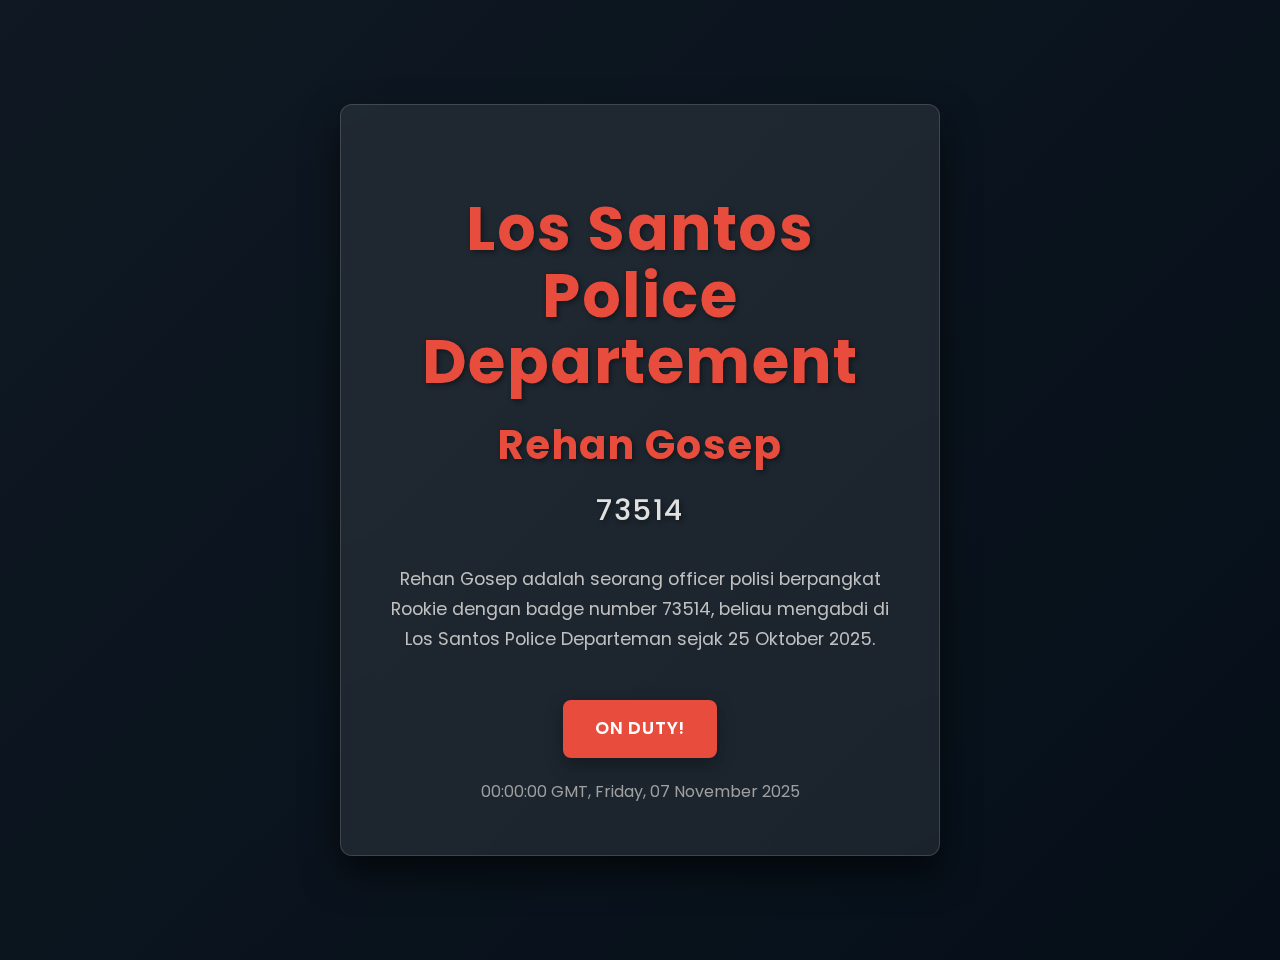
<file: index.html>
<!DOCTYPE html>
<html lang="en">
<head>
    <meta charset="UTF-8">
    <meta name="viewport" content="width=device-width, initial-scale=1.0">
    <title>LSPD - Rehan Gosep</title>
    <link rel="preconnect" href="https://fonts.googleapis.com">
    <link rel="preconnect" href="https://fonts.gstatic.com" crossorigin>
    <link href="https://fonts.googleapis.com/css2?family=Poppins:wght@400;600;700&display=swap" rel="stylesheet">
    <link rel="stylesheet" href="assets/style.css">
</head>
<body>
    <div class="hero">
        <div class="container">
            <h1 class="main-title">Los Santos Police Departement</h1>
            <h1 class="sub-title">Rehan Gosep</h1>
            <h1 class="badge-number">73514</h1>
            <p>Rehan Gosep adalah seorang officer polisi berpangkat Rookie dengan badge number 73514, beliau mengabdi di Los Santos Police Departeman sejak 25 Oktober 2025.</p>
            <p><a href="screens/dashboard.php" class="button">ON Duty!</a></p>
            <!-- Dynamic date and time was here. Replaced with static date for HTML conversion. -->
            <p class="current-datetime">00:00:00 GMT, Friday, 07 November 2025</p>
        </div>
    </div>
</body>
</html>
</file>
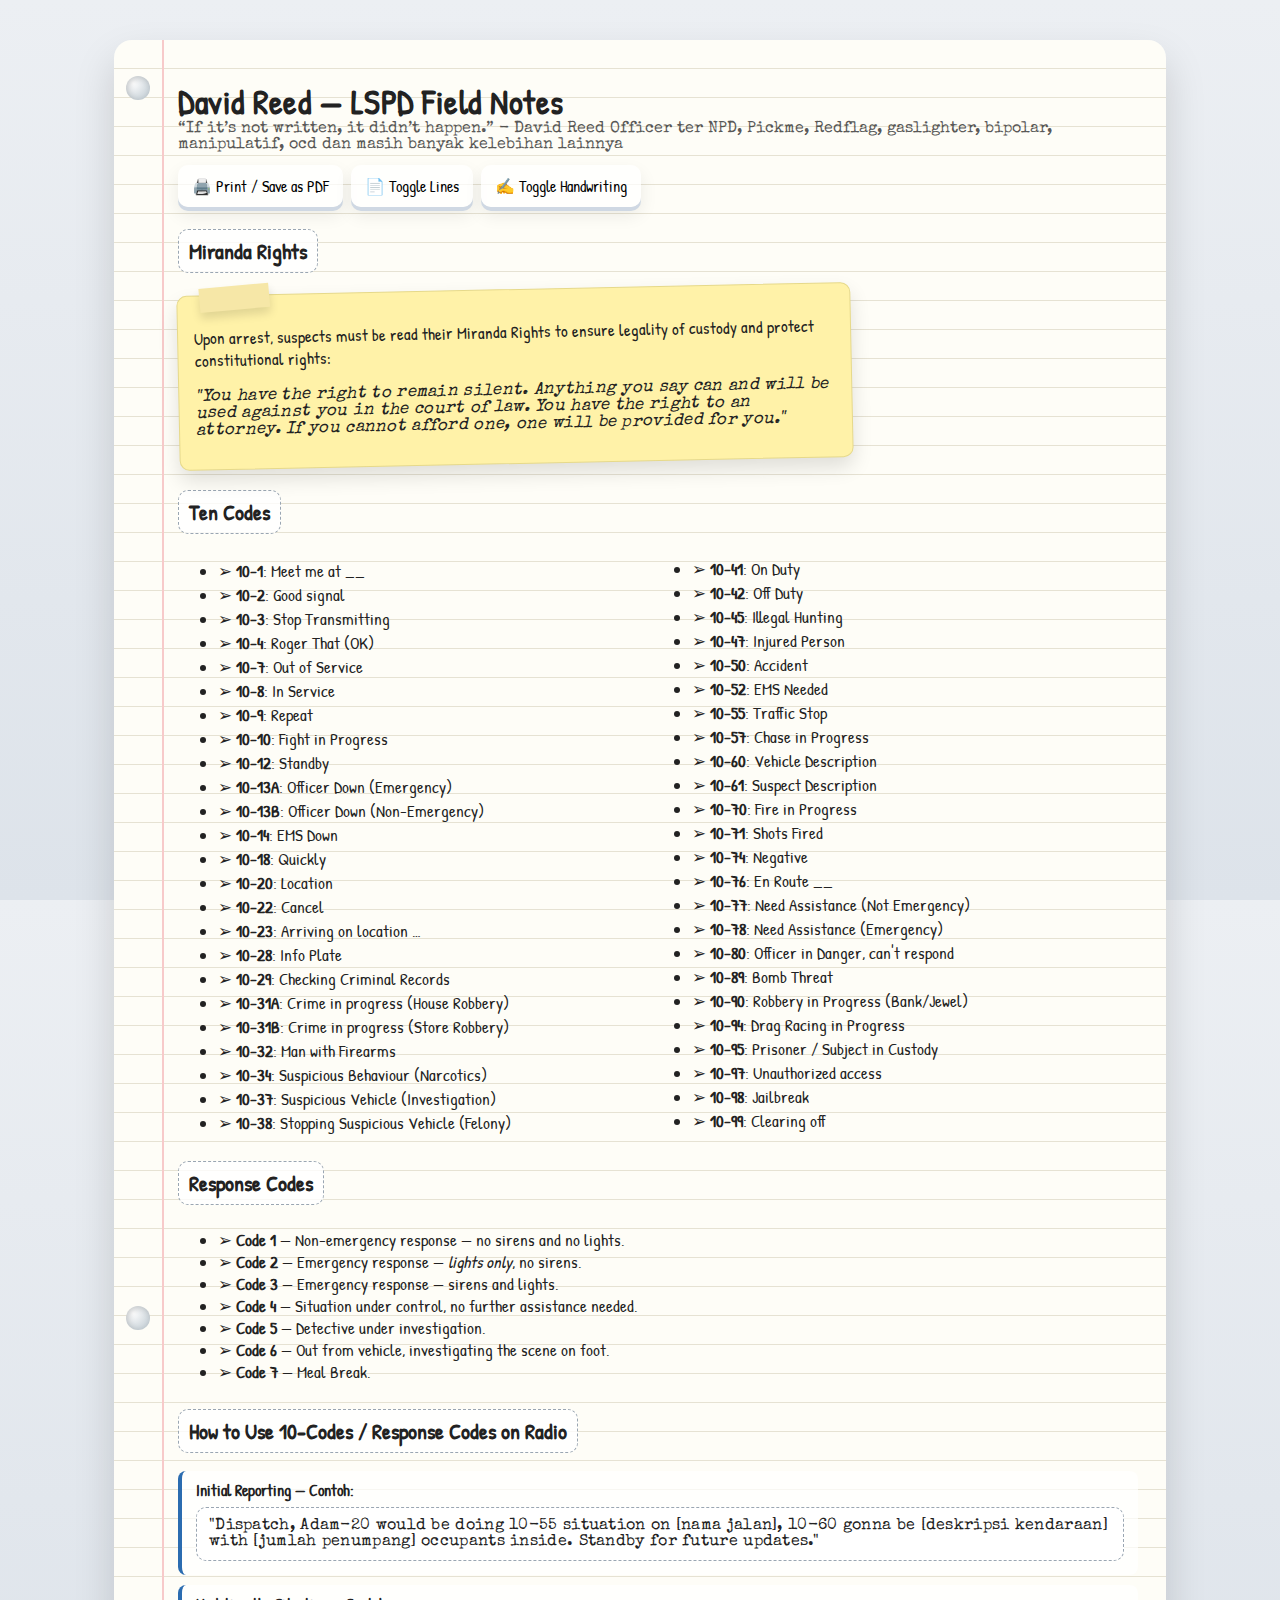
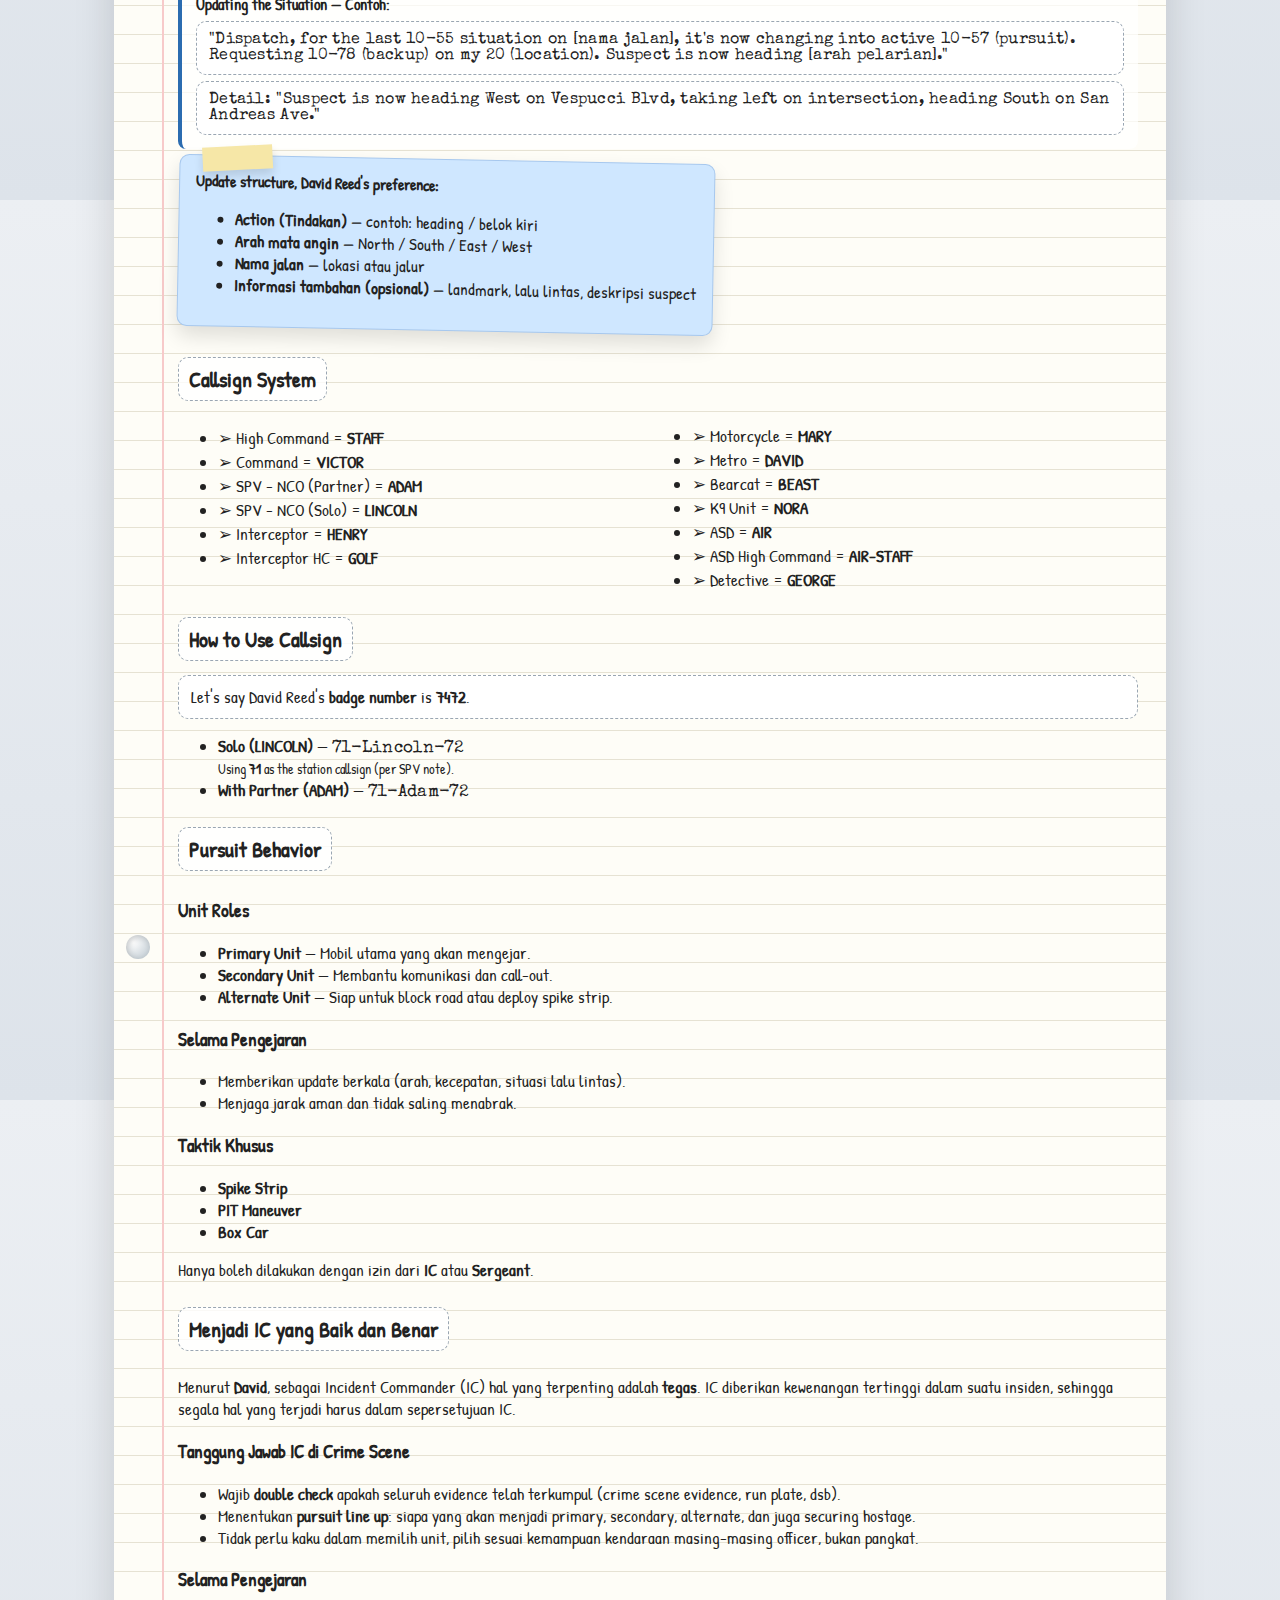
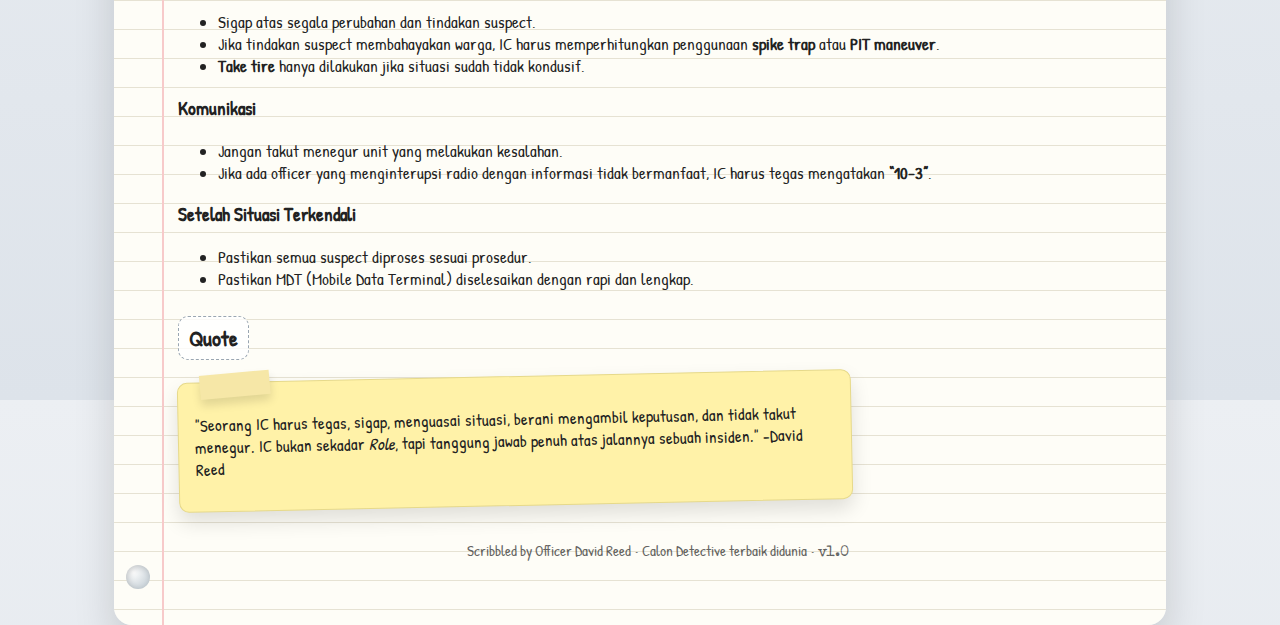
<file: Backup/noted.html>
<!DOCTYPE html>
<html lang="en">
<head>
  <meta charset="UTF-8" />
  <meta name="viewport" content="width=device-width, initial-scale=1.0" />
  <title>David Reed — LSPD Field Notes</title>
  <link href="https://fonts.googleapis.com/css2?family=Patrick+Hand:wght@400;700&family=Special+Elite&display=swap" rel="stylesheet">
  <style>
    :root{
      --paper:#fefdf7;
      --paper-lines:#e6e2d3;
      --paper-margin:#f7caca;
      --ink:#222;
      --accent:#2b6cb0;
      --tape:#f6e7a7;
      --sticky:#fff2a8;
      --sticky-2:#cfe7ff;
      --ring:#b8c4cc;
    }
    html,body{height:100%;}
    body{
      margin:0; 
      background: linear-gradient(180deg,#eceff3, #dde3ea);
      font-family:'Patrick Hand', 'Special Elite', ui-rounded, system-ui, -apple-system, Segoe UI, Roboto, sans-serif;
      color:var(--ink);
    }

    /* Notebook page */
    .page{
      max-width: 960px;
      margin: 40px auto;
      padding: 44px 28px 64px 64px;
      background:
        repeating-linear-gradient(
          to bottom,
          var(--paper) 0 28px,
          var(--paper-lines) 28px 29px
        );
      box-shadow: 0 20px 40px rgba(0,0,0,.15);
      border-radius: 18px;
      position: relative;
    }
    /* red margin line */
    .page:before{
      content:""; position:absolute; left:48px; top:0; bottom:0; width:2px; background:var(--paper-margin);
    }
    /* binder rings */
    .rings{
      position:absolute; left:12px; top:36px; bottom:36px; width:24px; display:flex; flex-direction:column; justify-content:space-between; pointer-events:none;
    }
    .ring{ width:24px; height:24px; border-radius:50%; background:radial-gradient(circle at 30% 30%, #fff, var(--ring)); box-shadow: inset 2px 2px 6px rgba(0,0,0,.15); }

    header{
      display:flex; align-items:center; gap:16px; margin-bottom: 12px;
    }
    .title{
      font-size: 2.1rem; line-height:1.1; font-weight:700; letter-spacing:.5px;
    }
    .subtitle{ font-family:'Special Elite', monospace; font-size: .98rem; opacity:.75; }

    /* toolbar */
    .toolbar{
      display:flex; gap:8px; flex-wrap:wrap; margin: 10px 0 22px; align-items:center;
    }
    .btn{
      appearance:none; border:none; padding:10px 14px; border-radius:10px; background:#ffffffbb; box-shadow: 0 4px 0 #cfd8e3, 0 8px 18px rgba(0,0,0,.08);
      font-family:inherit; cursor:pointer; font-size:1rem; transform:translateY(0); transition:.15s;
    }
    .btn:hover{ transform: translateY(-1px); }
    .btn:active{ transform: translateY(2px); box-shadow: 0 2px 0 #cfd8e3, 0 4px 10px rgba(0,0,0,.06); }

    /* sections */
    section{ margin: 18px 0 26px; }
    h2{
      display:inline-block; margin:0 0 8px; padding: 6px 10px; border-radius:10px; background: #ffffffc9; border:1px dashed #9aa6b2; font-size:1.35rem;
    }
    p, li{ font-size:1.05rem; }

    /* code lists */
    .codes{ columns: 2; column-gap: 28px; }
    .codes li{ break-inside: avoid; margin: 2px 0; }

    /* sticky note blocks */
    .sticky{
      background:var(--sticky); padding:14px 16px; border-radius: 10px; box-shadow: 0 10px 20px rgba(0,0,0,.12);
      transform: rotate(-1.2deg); width:fit-content; max-width: 640px; border:1px solid #e6d98a; position:relative; margin: 8px 0 16px 0;
    }
    .sticky:before{
      content:""; position:absolute; top:-10px; left:22px; width:70px; height:24px; background: var(--tape); transform: rotate(-4deg); box-shadow: 0 6px 10px rgba(0,0,0,.12);
    }

    .sticky.blue{ background: var(--sticky-2); border-color:#a7c8ee; transform: rotate(1.1deg); }

    /* callout */
    .callout{
      border-left: 4px solid var(--accent); padding: 8px 14px; background: #ffffffb5; border-radius: 8px; margin: 10px 0; 
    }

    /* example blocks */
    .example{ background:#fff; border:1px dashed #9aa6b2; padding:10px 12px; border-radius:10px; margin:6px 0; }
    .mono{ font-family:"Special Elite", monospace; letter-spacing:.3px; }

    /* footer */
    footer{ margin-top:34px; font-size:.95rem; opacity:.7; text-align:center; }

    /* print */
    @media print{
      body{ background:white; }
      .page{ box-shadow:none; }
      .toolbar{ display:none; }
      .codes{ columns: 3; }

    }
  </style>

  <style>
    .quote-section {
      background: linear-gradient(135deg, #1f1f1f, #2e2e2e);
      color: #f1f1f1;
      padding: 30px 50px;
      text-align: center;
      font-family: 'Segoe UI', Tahoma, Geneva, Verdana, sans-serif;
    }

    .quote-container {
      max-width: 800px;
      margin: auto;
      padding: 20px;
      border-left: 5px solid #ffcc00;
      border-right: 5px solid #ffcc00;
      background: rgba(255, 255, 255, 0.05);
      border-radius: 15px;
      box-shadow: 0 0 20px rgba(255, 204, 0, 0.3);
    }

    .quote-text {
      font-size: 1.4rem;
      font-style: sans-serif;
      line-height: 1.6;
    }

    .quote-author {
      margin-top: 20px;
      font-size: 1.1rem;
      font-weight: bold;
      color: #ffcc00;
    }

    /* Responsif */
    @media (max-width: 600px) {
      .quote-text {
        font-size: 1rem;
      }
      .quote-author {
        font-size: 0.9rem;
      }
    }
  </style>

</head>
<body>
  <div class="page" id="page">
    <div class="rings" aria-hidden="true">
      <div class="ring"></div>
      <div class="ring"></div>
      <div class="ring"></div>
      <div class="ring"></div>
    </div>

    <header>
      <div>
        <div class="title">David Reed — LSPD Field Notes</div>
        <div class="subtitle">“If it’s not written, it didn’t happen.” - David Reed Officer ter NPD, Pickme, Redflag, gaslighter, bipolar, manipulatif, ocd dan masih banyak kelebihan lainnya </div>
      </div>
    </header>

    <div class="toolbar">
      <button class="btn" onclick="window.print()">🖨️ Print / Save as PDF</button>
      <button class="btn" onclick="toggleLines()">📄 Toggle Lines</button>
      <button class="btn" onclick="toggleFont()">✍️ Toggle Handwriting</button>
    </div>

    <!-- Miranda Rights -->
    <section>
      <h2>Miranda Rights</h2>
      <div class="sticky">
        <p>Upon arrest, suspects must be read their Miranda Rights to ensure legality of custody and protect constitutional rights:</p>
        <p class="mono"><em>"You have the right to remain silent. Anything you say can and will be used against you in the court of law. You have the right to an attorney. If you cannot afford one, one will be provided for you."</em></p>
      </div>
    </section>


    <!-- Ten Codes -->
    <section>
      <h2>Ten Codes</h2>
      <ul class="codes">
        <li>➢ <b>10-1</b>: Meet me at __</li>
        <li>➢ <b>10-2</b>: Good signal</li>
        <li>➢ <b>10-3</b>: Stop Transmitting</li>
        <li>➢ <b>10-4</b>: Roger That (OK)</li>
        <li>➢ <b>10-7</b>: Out of Service</li>
        <li>➢ <b>10-8</b>: In Service</li>
        <li>➢ <b>10-9</b>: Repeat</li>
        <li>➢ <b>10-10</b>: Fight in Progress</li>
        <li>➢ <b>10-12</b>: Standby</li>
        <li>➢ <b>10-13A</b>: Officer Down (Emergency)</li>
        <li>➢ <b>10-13B</b>: Officer Down (Non-Emergency)</li>
        <li>➢ <b>10-14</b>: EMS Down</li>
        <li>➢ <b>10-18</b>: Quickly</li>
        <li>➢ <b>10-20</b>: Location</li>
        <li>➢ <b>10-22</b>: Cancel</li>
        <li>➢ <b>10-23</b>: Arriving on location …</li>
        <li>➢ <b>10-28</b>: Info Plate</li>
        <li>➢ <b>10-29</b>: Checking Criminal Records</li>
        <li>➢ <b>10-31A</b>: Crime in progress (House Robbery)</li>
        <li>➢ <b>10-31B</b>: Crime in progress (Store Robbery)</li>
        <li>➢ <b>10-32</b>: Man with Firearms</li>
        <li>➢ <b>10-34</b>: Suspicious Behaviour (Narcotics)</li>
        <li>➢ <b>10-37</b>: Suspicious Vehicle (Investigation)</li>
        <li>➢ <b>10-38</b>: Stopping Suspicious Vehicle (Felony)</li>
        <li>➢ <b>10-41</b>: On Duty</li>
        <li>➢ <b>10-42</b>: Off Duty</li>
        <li>➢ <b>10-45</b>: Illegal Hunting</li>
        <li>➢ <b>10-47</b>: Injured Person</li>
        <li>➢ <b>10-50</b>: Accident</li>
        <li>➢ <b>10-52</b>: EMS Needed</li>
        <li>➢ <b>10-55</b>: Traffic Stop</li>
        <li>➢ <b>10-57</b>: Chase in Progress</li>
        <li>➢ <b>10-60</b>: Vehicle Description</li>
        <li>➢ <b>10-61</b>: Suspect Description</li>
        <li>➢ <b>10-70</b>: Fire in Progress</li>
        <li>➢ <b>10-71</b>: Shots Fired</li>
        <li>➢ <b>10-74</b>: Negative</li>
        <li>➢ <b>10-76</b>: En Route __</li>
        <li>➢ <b>10-77</b>: Need Assistance (Not Emergency)</li>
        <li>➢ <b>10-78</b>: Need Assistance (Emergency)</li>
        <li>➢ <b>10-80</b>: Officer in Danger, can't respond</li>
        <li>➢ <b>10-89</b>: Bomb Threat</li>
        <li>➢ <b>10-90</b>: Robbery in Progress (Bank/Jewel)</li>
        <li>➢ <b>10-94</b>: Drag Racing in Progress</li>
        <li>➢ <b>10-95</b>: Prisoner / Subject in Custody</li>
        <li>➢ <b>10-97</b>: Unauthorized access</li>
        <li>➢ <b>10-98</b>: Jailbreak</li>
        <li>➢ <b>10-99</b>: Clearing off</li>
      </ul>
    </section>

    <!-- Response Codes -->
    <section>
      <h2>Response Codes</h2>
      <ul>
        <li>➢ <b>Code 1</b> — Non-emergency response — no sirens and no lights.</li>
        <li>➢ <b>Code 2</b> — Emergency response — <em>lights only</em>, no sirens.</li>
        <li>➢ <b>Code 3</b> — Emergency response — sirens and lights.</li>
        <li>➢ <b>Code 4</b> — Situation under control, no further assistance needed.</li>
        <li>➢ <b>Code 5</b> — Detective under investigation.</li>
        <li>➢ <b>Code 6</b> — Out from vehicle, investigating the scene on foot.</li>
        <li>➢ <b>Code 7</b> — Meal Break.</li>
      </ul>
    </section>

    <!-- Radio Reporting How-To -->
    <section>
      <h2>How to Use 10-Codes / Response Codes on Radio</h2>
      <div class="callout">
        <strong>Initial Reporting — Contoh:</strong>
        <div class="example mono">"Dispatch, Adam-20 would be doing 10-55 situation on [nama jalan], 10-60 gonna be [deskripsi kendaraan] with [jumlah penumpang] occupants inside. Standby for future updates."</div>
      </div>
      <div class="callout">
        <strong>Updating the Situation — Contoh:</strong>
        <div class="example mono">"Dispatch, for the last 10-55 situation on [nama jalan], it's now changing into active 10-57 (pursuit). Requesting 10-78 (backup) on my 20 (location). Suspect is now heading [arah pelarian]."</div>
        <div class="example mono">Detail: "Suspect is now heading West on Vespucci Blvd, taking left on intersection, heading South on San Andreas Ave."</div>
      </div>
      <div class="sticky blue">
        <strong>Update structure, David Reed's preference:</strong>
        <ul>
          <li><b>Action (Tindakan)</b> — contoh: heading / belok kiri</li>
          <li><b>Arah mata angin</b> — North / South / East / West</li>
          <li><b>Nama jalan</b> — lokasi atau jalur</li>
          <li><b>Informasi tambahan (opsional)</b> — landmark, lalu lintas, deskripsi suspect</li>
        </ul>
      </div>
    </section>

    <!-- Callsign System -->
    <section>
      <h2>Callsign System</h2>
      <ul class="codes">
        <li>➢ High Command = <b>STAFF</b></li>
        <li>➢ Command = <b>VICTOR</b></li>
        <li>➢ SPV - NCO (Partner) = <b>ADAM</b></li>
        <li>➢ SPV - NCO (Solo) = <b>LINCOLN</b></li>
        <li>➢ Interceptor = <b>HENRY</b></li>
        <li>➢ Interceptor HC = <b>GOLF</b></li>
        <li>➢ Motorcycle = <b>MARY</b></li>
        <li>➢ Metro = <b>DAVID</b></li>
        <li>➢ Bearcat = <b>BEAST</b></li>
        <li>➢ K9 Unit = <b>NORA</b></li>
        <li>➢ ASD = <b>AIR</b></li>
        <li>➢ ASD High Command = <b>AIR-STAFF</b></li>
        <li>➢ Detective = <b>GEORGE</b></li>
      </ul>
    </section>

    <section>
      <h2>How to Use Callsign</h2>
      <p class="example">Let's say David Reed's <b>badge number</b> is <b>7472</b>.</p>
      <ul>
        <li><b>Solo (LINCOLN)</b> — <span class="mono">71-Lincoln-72</span> <br><small>Using <b>71</b> as the station callsign (per SPV note).</small></li>
        <li><b>With Partner (ADAM)</b> — <span class="mono">71-Adam-72</span></li>
      </ul>
    </section>

    <section class="p-6 max-w-3xl mx-auto">
      <h2 class="text-2xl font-bold mb-4">Pursuit Behavior</h2>
      
      <h3 class="text-xl font-semibold mt-4">Unit Roles</h3>
      <ul class="list-disc list-inside space-y-2">
        <li><strong>Primary Unit</strong> — Mobil utama yang akan mengejar.</li>
        <li><strong>Secondary Unit</strong> — Membantu komunikasi dan call-out.</li>
        <li><strong>Alternate Unit</strong> — Siap untuk block road atau deploy spike strip.</li>
      </ul>
    
      <h3 class="text-xl font-semibold mt-6">Selama Pengejaran</h3>
      <ul class="list-disc list-inside space-y-2">
        <li>Memberikan update berkala (arah, kecepatan, situasi lalu lintas).</li>
        <li>Menjaga jarak aman dan tidak saling menabrak.</li>
      </ul>
    
      <h3 class="text-xl font-semibold mt-6">Taktik Khusus</h3>
      <ul class="list-disc list-inside space-y-2">
        <li><strong>Spike Strip</strong></li>
        <li><strong>PIT Maneuver</strong></li>
        <li><strong>Box Car</strong></li>
      </ul>
      <p class="mt-2 text-gray-700">
        Hanya boleh dilakukan dengan izin dari <strong>IC</strong> atau <strong>Sergeant</strong>.
      </p>
    </section>
    <section id="ic-guidelines" class="p-6 bg-gray-50 rounded-2xl shadow-md mt-6">
      <h2 class="text-2xl font-bold mb-4 text-gray-800">Menjadi IC yang Baik dan Benar</h2>
      <p class="mb-4 text-gray-700">
        Menurut <strong>David</strong>, sebagai Incident Commander (IC) hal yang terpenting adalah <strong>tegas</strong>. 
        IC diberikan kewenangan tertinggi dalam suatu insiden, sehingga segala hal yang terjadi harus dalam sepersetujuan IC.
      </p>
    
      <h3 class="text-xl font-semibold mt-4 mb-2 text-gray-800">Tanggung Jawab IC di Crime Scene</h3>
      <ul class="list-disc list-inside text-gray-700 space-y-2">
        <li>Wajib <strong>double check</strong> apakah seluruh evidence telah terkumpul (crime scene evidence, run plate, dsb).</li>
        <li>Menentukan <strong>pursuit line up</strong>: siapa yang akan menjadi primary, secondary, alternate, dan juga securing hostage.</li>
        <li>Tidak perlu kaku dalam memilih unit, pilih sesuai kemampuan kendaraan masing-masing officer, bukan pangkat.</li>
      </ul>
    
      <h3 class="text-xl font-semibold mt-4 mb-2 text-gray-800">Selama Pengejaran</h3>
      <ul class="list-disc list-inside text-gray-700 space-y-2">
        <li>Sigap atas segala perubahan dan tindakan suspect.</li>
        <li>Jika tindakan suspect membahayakan warga, IC harus memperhitungkan penggunaan <strong>spike trap</strong> atau <strong>PIT maneuver</strong>.</li>
        <li><strong>Take tire</strong> hanya dilakukan jika situasi sudah tidak kondusif.</li>
      </ul>
    
      <h3 class="text-xl font-semibold mt-4 mb-2 text-gray-800">Komunikasi</h3>
      <ul class="list-disc list-inside text-gray-700 space-y-2">
        <li>Jangan takut menegur unit yang melakukan kesalahan.</li>
        <li>Jika ada officer yang menginterupsi radio dengan informasi tidak bermanfaat, IC harus tegas mengatakan <strong>“10-3”</strong>.</li>
      </ul>
    
      <h3 class="text-xl font-semibold mt-4 mb-2 text-gray-800">Setelah Situasi Terkendali</h3>
      <ul class="list-disc list-inside text-gray-700 space-y-2">
        <li>Pastikan semua suspect diproses sesuai prosedur.</li>
        <li>Pastikan MDT (Mobile Data Terminal) diselesaikan dengan rapi dan lengkap.</li>
      </ul>
    </section>
    
    <section>
      <h2>Quote</h2>
      <div class="sticky">
        <p>"Seorang IC harus tegas, sigap, menguasai situasi, berani mengambil keputusan, dan tidak takut menegur. IC bukan sekadar <em>Role</em>, tapi tanggung jawab penuh atas jalannya sebuah insiden." -David Reed</p>
      </div>
    </section>

    <footer>
      Scribbled by Officer David Reed • Calon Detective terbaik didunia • <span style="font-family:'Special Elite'">v1.0</span>
    </footer>
  </div>

  <script>
    const page = document.getElementById('page');
    let lined = true;
    function toggleLines(){
      if(lined){
        page.style.background = 'var(--paper)';
      } else {
        page.style.background = `repeating-linear-gradient(to bottom, var(--paper) 0 28px, var(--paper-lines) 28px 29px)`;
      }
      lined = !lined;
    }
    let handwriting = true;
    function toggleFont(){
      if(handwriting){
        document.body.style.fontFamily = 'Special Elite, ui-rounded, system-ui, -apple-system, Segoe UI, Roboto, sans-serif';
      } else {
        document.body.style.fontFamily = 'Patrick Hand, Special Elite, ui-rounded, system-ui, -apple-system, Segoe UI, Roboto, sans-serif';
      }
      handwriting = !handwriting;
    }
  </script>
</body>
</html>
</file>
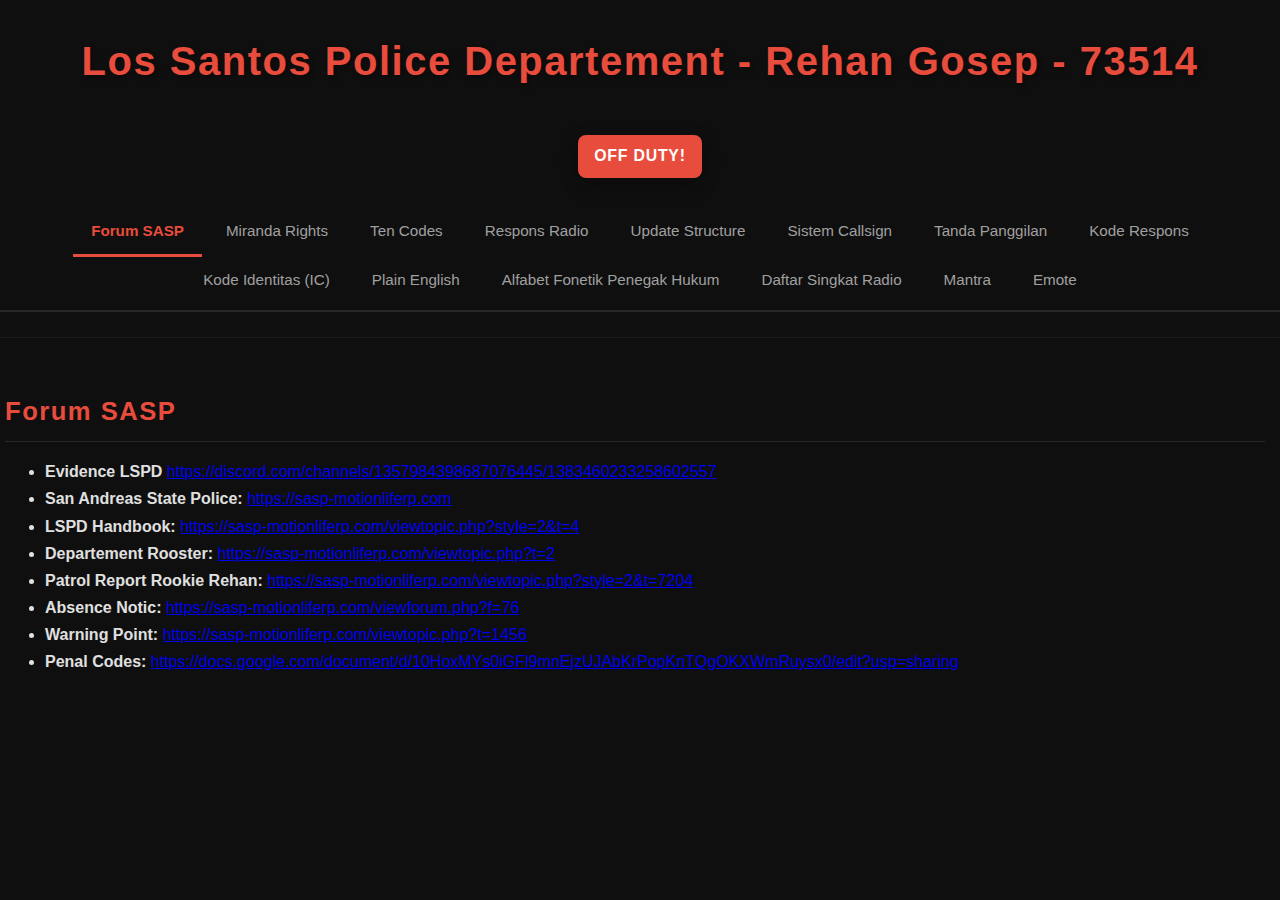
<file: screens/dashboard.html>
<!DOCTYPE html>
<html lang="en">
<head>
    <meta charset="UTF-8">
    <meta name="viewport" content="width=device-width, initial-scale=1.0">
    <title>LSPD - Rehan Gosep</title>
    <link rel="stylesheet" href="../assets/style.css">
    <link rel="icon" type="image/svg+xml" href="../assets/favicon.svg">
</head>
<body>
    <div class="container">
        <h1>Los Santos Police Departement - Rehan Gosep - 73514</h1>
        <p class="off-duty-button-wrapper"><a href="../index.html" class="button off-duty-button">Off Duty!</a></p>
        <nav class="tabs">
            <a href="#forum-sasp" class="tab-link active">Forum SASP</a>
            <a href="#miranda-rights" class="tab-link">Miranda Rights</a>
            <a href="#ten-codes" class="tab-link">Ten Codes</a>
            <a href="#respons-radio" class="tab-link">Respons Radio</a>
            <a href="#update-structure" class="tab-link">Update Structure</a>
            <a href="#sistem-callsign" class="tab-link">Sistem Callsign</a>
            <a href="#tanda-panggilan" class="tab-link">Tanda Panggilan</a>
            <a href="#kode-respons" class="tab-link">Kode Respons</a>
            <a href="#kode-identitas-ic" class="tab-link">Kode Identitas (IC)</a>
            <a href="#plain-english" class="tab-link">Plain English</a>
            <a href="#alfabet-fonetik" class="tab-link">Alfabet Fonetik Penegak Hukum</a>
            <a href="#daftar-singkat-radio" class="tab-link">Daftar Singkat Radio</a>
            <a href="#mantra" class="tab-link">Mantra</a>
            <a href="#emote" class="tab-link">Emote</a>
        </nav>
        <div id="tab-content">
            <div id="forum-sasp" class="tab-pane active">
                <h2>Forum SASP</h2>
                <ul>
                    <li><strong>Evidence LSPD</strong> <a href="https://discord.com/channels/1357984398687076445/1383460233258602557">https://discord.com/channels/1357984398687076445/1383460233258602557</a></li>
                    <li><strong>San Andreas State Police:</strong> <a href="https://sasp-motionliferp.com">https://sasp-motionliferp.com</a></li>
                    <li><strong>LSPD Handbook:</strong> <a href="https://sasp-motionliferp.com/viewtopic.php?style=2&t=4">https://sasp-motionliferp.com/viewtopic.php?style=2&t=4</a></li>
                    <li><strong>Departement Rooster:</strong> <a href="https://sasp-motionliferp.com/viewtopic.php?t=2">https://sasp-motionliferp.com/viewtopic.php?t=2</a></li>
                    <li><strong>Patrol Report Rookie Rehan:</strong> <a href="https://sasp-motionliferp.com/viewtopic.php?style=2&t=7204">https://sasp-motionliferp.com/viewtopic.php?style=2&t=7204</a></li>
                    <li><strong>Absence Notic:</strong> <a href="https://sasp-motionliferp.com/viewforum.php?f=76">https://sasp-motionliferp.com/viewforum.php?f=76</a></li>
                    <li><strong>Warning Point:</strong> <a href="https://sasp-motionliferp.com/viewtopic.php?t=1456">https://sasp-motionliferp.com/viewtopic.php?t=1456</a></li>
                    <li><strong>Penal Codes:</strong> <a href="https://docs.google.com/document/d/10HoxMYs0iGFl9mnEjzUJAbKrPopKnTQgOKXWmRuysx0/edit?usp=sharing">https://docs.google.com/document/d/10HoxMYs0iGFl9mnEjzUJAbKrPopKnTQgOKXWmRuysx0/edit?usp=sharing</a></li>
                </ul>
            </div>
            <div id="miranda-rights" class="tab-pane">
                <h2>Miranda Rights</h2>
                <h3>English</h3>
                <p>You have the right to remain silent. Anything you say can and will be used against you in a court of law. You have a right to an attorney. If you cannot afford an attorney, one will be appointed for you.</p>
                <h3>Indonesia</h3>
                <p>Kamu berhak untuk diam, apapun yang kamu katakan dapat digunakan untuk melawan anda dan dibawa ke pengadilan. Anda berhak untuk menunjuk pengacara. jika tidak ada maka kami akan menentukan seorang pengacara untuk anda.</p>
            </div>
            <div id="ten-codes" class="tab-pane">
                <h2>Ten Codes</h2>
                <div class="ten-codes-two-columns">
                    <table>
                        <thead>
                            <tr>
                                <th>Code</th>
                                <th>Meaning</th>
                            </tr>
                        </thead>
                        <tbody>
                            <tr><td>10-1</td><td>Temui saya di__</td></tr>
                            <tr><td>10-2</td><td>Sinyal bagus</td></tr>
                            <tr><td>10-3</td><td>Hentikan Transmisi</td></tr>
                            <tr><td>10-4</td><td>Roger That (OK)</td></tr>
                            <tr><td>10-7</td><td>Tidak Berfungsi</td></tr>
                            <tr><td>10-8</td><td>Berfungsi</td></tr>
                            <tr><td>10-9</td><td>Ulangi</td></tr>
                            <tr><td>10-10</td><td>Perkelahian Sedang Berlangsung</td></tr>
                            <tr><td>10-12</td><td>Siaga</td></tr>
                            <tr><td>10-13A</td><td>Petugas Turun (Panggilan Darurat)</td></tr>
                            <tr><td>10-13B</td><td>Petugas Turun (Panggilan Non Darurat)</td></tr>
                            <tr><td>10-14</td><td>Ems Turun</td></tr>
                            <tr><td>10-18</td><td>Cepat</td></tr>
                            <tr><td>10-20</td><td>Lokasi</td></tr>
                            <tr><td>10-22</td><td>Batal</td></tr>
                            <tr><td>10-23</td><td>Tiba di lokasi ...</td></tr>
                            <tr><td>10-28</td><td>Plat Informasi</td></tr>
                            <tr><td>10-29</td><td>Memeriksa Catatan Kriminal</td></tr>
                            <tr><td>10-31a</td><td>Kejahatan sedang berlangsung (perampokan rumah)</td></tr>
                            <tr><td>10-31b</td><td>Kejahatan Sedang Berlangsung (Perampokan Toko)</td></tr>
                            <tr><td>10-32</td><td>Pria dengan Senjata Api</td></tr>
                            <tr><td>10-34</td><td>Perilaku Mencurigakan (Narkotika)</td></tr>
                            <tr><td>10-37</td><td>(Investigasi) Kendaraan Mencurigakan</td></tr>
                        </tbody>
                    </table>
                    <table>
                        <thead>
                            <tr>
                                <th>Code</th>
                                <th>Meaning</th>
                            </tr>
                        </thead>
                        <tbody>
                            <tr><td>10-38</td><td>Menghentikan Kendaraan Mencurigakan (Kejahatan)</td></tr>
                            <tr><td>10-41</td><td>Bertugas</td></tr>
                            <tr><td>10-42</td><td>Tidak Bertugas</td></tr>
                            <tr><td>10-45</td><td>Perburuan Ilegal</td></tr>
                            <tr><td>10-47</td><td>Orang yang Terluka</td></tr>
                            <tr><td>10-50</td><td>Kecelakaan</td></tr>
                            <tr><td>10-52</td><td>EMS Dibutuhkan</td></tr>
                            <tr><td>10-55</td><td>Penghentian Lalu Lintas</td></tr>
                            <tr><td>10-57</td><td>Pengejaran Sedang Berlangsung</td></tr>
                            <tr><td>10-60</td><td>Deskripsi Kendaraan</td></tr>
                            <tr><td>10-61</td><td>Deskripsi Tersangka</td></tr>
                            <tr><td>10-70</td><td>Kebakaran Sedang Berlangsung</td></tr>
                            <tr><td>10-71</td><td>Tembakan Dilepaskan</td>
                        </tr>
                            <tr><td>10-74</td><td>Negatif</td></tr>
                            <tr><td>10-76</td><td>Dalam Perjalanan__</td></tr>
                            <tr><td>10-77</td><td>Butuh Bantuan (Bukan keadaan darurat)</td></tr>
                            <tr><td>10-78</td><td>Butuh Bantuan (Darurat)</td></tr>
                            <tr><td>10-80</td><td>Petugas dalam Bahaya, tidak dapat merespons</td></tr>
                            <tr><td>10-89</td><td>Ancaman Bom</td></tr>
                            <tr><td>10-90</td><td>Perampokan Sedang Berlangsung (Bank/Permata)</td></tr>
                            <tr><td>10-94</td><td>Balapan Mobil Sedang Berlangsung</td></tr>
                            <tr><td>10-95</td><td>Tahanan/Subjek dalam Tahanan</td></tr>
                            <tr><td>10-97</td><td>Akses tidak sah</td></tr>
                            <tr><td>10-98</td><td>Pembobolan Penjara</td></tr>
                            <tr><td>10-99</td><td>Pembersihan</td></tr>
                        </tbody>
                    </table>
                </div>
            </div>
            <div id="respons-radio" class="tab-pane">
                <h2>Respons Radio</h2>
                <ul>
                    <li><strong>Polisi</strong>: 911</li>
                    <li><strong>EMS</strong>: 311</li>
                    <li><strong>Bengkel</strong>: 511</li>
                    <li><strong>On Duty</strong>: This is rookie rehan gosep reporting 10-41 at alta station</li>
                    <li><strong>Start Patroli Sendiri</strong>: Dispetch, this is 73 lincoln 514. We are 10-8 and ready for any situation</li>
                    <li><strong>Start Patroli Bareng</strong>: Dispetch, this is 73514 joins with {badge number partner} changing to {kode stasiun partner} adam {kode acak partner} doing 10-8 municipal standby for feature update</li>
                    <li><strong>Respons Situasi</strong>: Dispatch, this is 73514 timing up with {badge number partner}, start of watch under those charger {tipe kendaraan} clearing all from 10-20 {dari mana} and now checking callsign to {badge number dilokasi}</li>
                    <li><strong>Pengejaran Narkotika</strong>: 73 adam 514 no doing 10-57 on suspect with 10-60 {tipe kendaraan} with {warna kendaraan} color activity 10-34 suspect at {lokasi}.
                    <ul>
                        <li>lanjutan > suspect still on in {lokasi}, heading to {tujuan lokasi} maybe</li>
                    </ul>
                    <li><strong>Datang ke County</strong>: Dispatch, this is 73 adam 514 reporting back to county area after from municipal and ready any situation</li>
                    <li><strong>Meninggalkan County</strong>: Dispatch, this is 73 adam 514 reporting back to municipal area after from county permission to leave the area</li> 
                    </li>
                </ul>
            </div>
            <div id="update-structure" class="tab-pane">
                <h2>Update Structure</h2>
                <ul>
                    <li><strong>Action (Tindakan)</strong>: contoh: belok kiri / heading</li>
                    <li><strong>Arah mata angin</strong>: North (utara) / South (selatan) / East (timur) / West (barat)</li>
                    <li><strong>Nama jalan</strong>: lokasi atau jalur</li>
                    <li><strong>Informasi tambahan (opsional)</strong>: landmark, lalu lintas, deskripsi suspect</li>
                </ul>
            </div>
            <div id="sistem-callsign" class="tab-pane">
                <h2>Sistem Callsign</h2>
                <div class="ten-codes-two-columns">
                    <table>
                        <thead>
                            <tr>
                                <th>Unit Type</th>
                                <th>Callsign</th>
                            </tr>
                        </thead>
                        <tbody>
                            <tr><td>High Command</td><td>STAFF</td></tr>
                            <tr><td>Command</td><td>VICTOR</td></tr>
                            <tr><td>SPV - NCO ( Partner )</td><td>ADAM</td></tr>
                            <tr><td>SPV - NCO ( Solo )</td><td>LINCOLN</td></tr>
                            <tr><td>Interceptor</td><td>HENRY</td></tr>
                            <tr><td>Interceptor HC</td><td>GOLF</td></tr>
                            <tr><td>Motorcycle</td><td>MARY</td></tr>
                        </tbody>
                    </table>
                    <table>
                        <thead>
                            <tr>
                                <th>Unit Type</th>
                                <th>Callsign</th>
                            </tr>
                        </thead>
                        <tbody>
                            <tr><td>Metro</td><td>DAVID</td></tr>
                            <tr><td>Bearcat</td><td>BEAST</td></tr>
                            <tr><td>K9 Unit</td><td>NORA</td></tr>
                            <tr><td>ASD</td><td>AIR</td></tr>
                            <tr><td>ASD High Command</td><td>AIR-STAFF</td></tr>
                            <tr><td>Detective</td><td>GEORGE</td></tr>
                        </tbody>
                    </table>
                </div>
            </div>
            <div id="tanda-panggilan" class="tab-pane">
                <h2>Tanda Panggilan</h2>
                <ul>
                    <li><strong>Solo (LINCOLN)</strong>: 73-Lincoln-14</li>
                    <li><strong>Partner (ADAM)</strong>: 73-Adam-14</li>
                </ul>
                <p><strong>penggunaan</strong> : 73 adalah kode departement station, dan 14 kode terakhir callsign</p>
            </div>
            <div id="kode-respons" class="tab-pane">
                <h2>Kode Respons</h2>
                <table>
                    <thead>
                        <tr>
                            <th>Kode</th>
                            <th>Meaning</th>
                        </tr>
                    </thead>
                    <tbody>
                        <tr><td>Kode 0</td><td>Situasi Sangat Darurat!!!</td></tr>
                        <tr><td>Kode 1</td><td>nonDarurat - sirene OFF dan lampu OFF</td></tr>
                        <tr><td>Kode 2</td><td>Merespons Darurat - sirene OFF dan lampu ON</td></tr>
                        <tr><td>Kode 3</td><td>Menanggapi Darurat - sirene On dan lampu ON</td></tr>
                        <tr><td>Kode 4</td><td>Situasi terkendali, tanpa bantuan</td></tr>
                        <tr><td>Kode 5</td><td>Detektif sedang diselidiki</td></tr>
                        <tr><td>Kode 6</td><td>Menyelidiki lokasi kejadian</td></tr>
                        <tr><td>Kode 7</td><td>Istirahat</td></tr>
                    </tbody>
                </table>
            </div>
            <div id="kode-identitas-ic" class="tab-pane">
                <h2>Kode Identitas (IC)</h2>
                <table>
                    <thead>
                        <tr>
                            <th>Code</th>
                            <th>Meaning</th>
                        </tr>
                    </thead>
                    <tbody>
                        <tr><td>IC1</td><td>Putih</td></tr>
                        <tr><td>IC2</td><td>Hitam</td></tr>
                        <tr><td>IC3</td><td>Hispanik</td></tr>
                        <tr><td>IC4</td><td>Timur Tengah</td></tr>
                        <tr><td>IC5</td><td>Asia</td></tr>
                        <tr><td>IC6</td><td>Etnis tidak diketahui</td></tr>
                    </tbody>
                </table>
            </div>
            <div id="plain-english" class="tab-pane">
                <h2>Plain English</h2>
                <ul>
                    <li>“Shots fired” : Tembakan dilepaskan di lokasi</li>
                    <li>“Officer needs help” : Petugas dalam bahaya langsung (tertembak, dll.)</li>
                    <li>“Negative” : Tidak</li>
                    <li>“Officer down” : Petugas tidak berdaya</li>
                    <li>“Suspect deceased” : Tersangka meninggal</li>
                    <li>“Suspect tased” : Tersangka telah ditundukkan</li>
                    <li>“Be on the lookout” : Orang yang dibutuhkan untuk diinterogasi</li>
                    <li>“All-points bulletin” : Tersangka ingin pemberitahuan</li>
                </ul>
            </div>
            <div id="alfabet-fonetik" class="tab-pane">
                <h2>Alfabet Fonetik Penegak Hukum</h2>
                <div class="ten-codes-two-columns">
                    <table>
                        <thead>
                            <tr>
                                <th>Letter</th>
                                <th>Word</th>
                            </tr>
                        </thead>
                        <tbody>
                            <tr><td>A</td><td>ADAM</td></tr>
                            <tr><td>B</td><td>BRAVO</td></tr>
                            <tr><td>C</td><td>CHARLIE</td></tr>
                            <tr><td>D</td><td>DELTA</td></tr>
                            <tr><td>E</td><td>EDWARD</td></tr>
                            <tr><td>F</td><td>FRANK</td></tr>
                            <tr><td>G</td><td>GEORGE</td></tr>
                            <tr><td>H</td><td>HENRY</td></tr>
                            <tr><td>I</td><td>IDA</td></tr>
                            <tr><td>J</td><td>JOHN</td></tr>
                            <tr><td>K</td><td>KING</td></tr>
                            <tr><td>L</td><td>LINCOLN</td></tr>
                            <tr><td>M</td><td>MARY</td></tr>
                        </tbody>
                    </table>
                    <table>
                        <thead>
                            <tr>
                                <th>Letter</th>
                                <th>Word</th>
                            </tr>
                        </thead>
                        <tbody>
                            <tr><td>N</td><td>NORA</td></tr>
                            <tr><td>O</td><td>OCEAN</td></tr>
                            <tr><td>P</td><td>PAUL</td></tr>
                            <tr><td>Q</td><td>QUEEN</td></tr>
                            <tr><td>R</td><td>ROBERT</td></tr>
                            <tr><td>S</td><td>SAM</td></tr>
                            <tr><td>T</td><td>TOM</td></tr>
                            <tr><td>U</td><td>UNION</td></tr>
                            <tr><td>V</td><td>VICTOR</td></tr>
                            <tr><td>W</td><td>WILLIAM</td></tr>
                            <tr><td>X</td><td>X-RAY</td></tr>
                            <tr><td>Y</td><td>YOUNG</td></tr>
                            <tr><td>Z</td><td>ZEBRA</td></tr>
                        </tbody>
                    </table>
                </div>
            </div>
            <div id="daftar-singkat-radio" class="tab-pane">
                <h2>Daftar Singkat Radio</h2>
                <div class="ten-codes-two-columns">
                    <table>
                        <thead>
                            <tr>
                                <th>Acronym</th>
                                <th>Meaning</th>
                            </tr>
                        </thead>
                        <tbody>
                            <tr><td>ADW</td><td>Assault with a Deadly Weapon (serangan dengan senjata mematikan)</td></tr>
                            <tr><td>ALS</td><td>Advanced Life Support (bantuan hidup lanjutan)</td></tr>
                            <tr><td>ASAP</td><td>As Soon As Possible (sesegera mungkin)</td></tr>
                            <tr><td>BLS</td><td>Basic Life Support (bantuan hidup dasar)</td></tr>
                            <tr><td>BOLO</td><td>Be On the Look Out (waspadalah)</td></tr>
                            <tr><td>CCW</td><td>Carrying a Concealed Weapon (membawa senjata tersembunyi)</td></tr>
                            <tr><td>DOA</td><td>Dead On Arrival (meninggal saat tiba)</td></tr>
                            <tr><td>DOB</td><td>Date of Birth (tanggal lahir)</td></tr>
                            <tr><td>DOC</td><td>Department of Corrections (departement pemasyarakatan)</td></tr>
                            <tr><td>DUI</td><td>Driving Under the Influence (mengemudi di bawah pengaruh alkohol)</td></tr>
                            <tr><td>EMS</td><td>Emergency Medical Services (layanan medis darurat)</td></tr>
                            <tr><td>FTO</td><td>Field Training Officer (petugas pelatihan lapangan)</td></tr>
                        </tbody>
                    </table>
                    <table>
                        <thead>
                            <tr>
                                <th>Acronym</th>
                                <th>Meaning</th>
                            </tr>
                        </thead>
                        <tbody>
                            <tr><td>GOV</td><td>Government (pemerintah)</td></tr>
                            <tr><td>GSW</td><td>Gun Shot Wound (luka tembak senjata)</td></tr>
                            <tr><td>LVC</td><td>Lost Visual Contact (hilang kontak visual)</td></tr>
                            <tr><td>LEO</td><td>Law Enforcement Officer (petugas penegak hukum)</td></tr>
                            <tr><td>LOS</td><td>Length of Service (lama layanan)</td></tr>
                            <tr><td>MDT</td><td>Mobile Data Terminal terminal data seluler</td></tr>
                            <tr><td>PIT</td><td>Pursuit Immobilization Technique (teknik imobilisasi pengejaran)</td></tr>
                            <tr><td>POV</td><td>Privately-Owned Vehicle (kendaraan pribadi)</td></tr>
                            <tr><td>R&U</td><td>Read and Understand (baca dan pahami)</td></tr>
                            <tr><td>SIW</td><td>Standard-Issue Weapon (senjata standar)</td></tr>
                            <tr><td>VCB</td><td>Visual Contact Broken (kontak visual putus)</td></tr>
                        </tbody>
                    </table>
                </div>
            </div>
            <div id="mantra" class="tab-pane">
                <h2>Mantra</h2>
                <ul>
                    <li><strong>On/Off Duty</strong>: `aduty`</li>
                    <li><strong>Buka Radio</strong>: `radio`</li>
                    <li><strong>Penjara Tawanan</strong>: `jail "userID" "waktu"`</li>
                    <li><strong>Menyalakan Radar</strong>: `radar`
                        <ul>
                            <li>Didalam mobil otot `U` untuk melihat dispatch</li>
                            <li>Didalam mobil otot `I` untuk memindahkan</li>
                        </ul>
                    </li>
                </ul>
            </div>
            <div id="emote" class="tab-pane">
                <h2>Emote</h2>
                <table>
                    <thead>
                        <tr>
                            <th>Action</th>
                            <th>Command</th>
                        </tr>
                    </thead>
                    <tbody>
                        <tr><td>Basic Life Support</td><td>`medbag` atau `cpr`</td></tr>
                        <tr><td>Layer Film</td><td>`cinematic`</td></tr>
                        <tr><td>Foto Suspect</td><td>`mugshot`</td></tr>
                        <tr><td>Mediasi</td><td>`meditate`</td></tr>
                        <tr><td>Tangan Sombong</td><td>`crossarms3`</td></tr>
                        <tr><td>Tangan Dikepala</td><td>`surrander`</td></tr>
                        <tr><td>Angkat Tangan</td><td>`handsup`</td></tr>
                        <tr><td>Tangan Dibelakang</td><td>`airforce3` atau `valet3`</td></tr>
                        <tr><td>Tangan Sopan</td><td>`guard`</td></tr>
                        <tr><td>Jongkok</td><td>`kneel2`</td></tr>
                        <tr><td>Peluk</td><td>`hug`</td></tr>
                        <tr><td>Kerja Otomatis</td><td>`autoharvest`</td></tr>
                    </tbody>
                </table>
            </div>
        </div>

    </div>

    <script>
        document.addEventListener('DOMContentLoaded', function() {
            const tabLinks = document.querySelectorAll('.tab-link');
            const tabPanes = document.querySelectorAll('.tab-pane');

            tabLinks.forEach(link => {
                link.addEventListener('click', function(e) {
                    e.preventDefault();

                    tabLinks.forEach(l => l.classList.remove('active'));
                    this.classList.add('active');

                    tabPanes.forEach(pane => pane.classList.remove('active'));
                    const targetId = this.getAttribute('href').substring(1);
                    document.getElementById(targetId).classList.add('active');
                });
            });
        });
    </script>
</body>
</html>
</file>
<file: assets/style.css>
body {
            font-family: 'Poppins', sans-serif;
            margin: 0;
            background-color: #0f0f0f; /* Even darker background */
            color: #e0e0e0; /* Slightly softer light text color */
            text-align: center;
            line-height: 1.7; /* Improved readability */
        }
        .hero {
            display: flex;
            justify-content: center;
            align-items: center;
            min-height: 100vh;
            background: linear-gradient(135deg, #1a2a3a 0%, #0a1a2a 100%); /* Deeper, more sophisticated gradient */
            color: white;
            padding: 30px; /* Increased padding for hero */
            position: relative;
            overflow: hidden;
        }
        .hero::before {
            content: '';
            position: absolute;
            top: 0;
            left: 0;
            right: 0;
            bottom: 0;
            background: rgba(0,0,0,0.4); /* Slightly darker overlay */
            z-index: 1;
        }
        .hero .container {
            position: relative;
            z-index: 2;
            background-color: rgba(255, 255, 255, 0.08); /* Very subtle transparent white */
            backdrop-filter: blur(12px); /* More pronounced frosted glass */
            padding: 50px; /* Generous padding */
            border-radius: 12px; /* Slightly more rounded */
            box-shadow: 0 18px 36px rgba(0, 0, 0, 0.6); /* Deeper, softer shadow */
            max-width: 600px; /* Balanced width for index.php */
            width: 100%;
            box-sizing: border-box;
            border: 1px solid rgba(255, 255, 255, 0.15); /* More visible subtle border */
            transform: translateY(0); /* Ensure no initial transform */
            transition: transform 0.4s ease-out, box-shadow 0.4s ease-out; /* Smooth transition for container */
        }
        .hero .container:hover {
            transform: translateY(-5px); /* Lift effect on hover */
            box-shadow: 0 25px 50px rgba(0, 0, 0, 0.8); /* Even deeper shadow on hover */
        }
        h1 {
            color: #e74c3c; /* Retain red accent */
            font-size: 3.2em; /* Balanced heading size */
            margin-bottom: 20px;
            font-weight: 700;
            text-shadow: 2px 2px 5px rgba(0,0,0,0.4); /* Refined text shadow */
            letter-spacing: 1.5px; /* Adjusted letter spacing */
        }
        p {
            font-size: 1.2em; /* Balanced paragraph size */
            margin-bottom: 30px;
            color: #c0c0c0; /* Softer grey for paragraphs */
        }

        .button {
            display: inline-block;
            background-color: #e74c3c; /* Retain red accent */
            color: white;
            padding: 14px 32px; /* Refined button size */
            border-radius: 8px; /* Slightly more rounded button */
            text-decoration: none;
            margin-top: 25px; /* Adjusted margin */
            transition: all 0.3s ease;
            font-weight: 600;
            letter-spacing: 0.8px; /* Adjusted letter spacing */
            box-shadow: 0 6px 18px rgba(0,0,0,0.3); /* Refined button shadow */
            border: none;
            cursor: pointer;
            text-transform: uppercase;
        }

        .button:hover {
            background-color: #c0392b;
            transform: translateY(-4px); /* Refined lift effect */
            box-shadow: 0 10px 25px rgba(0,0,0,0.5);
        }

        /* Tab Styles */
        .tabs {
            display: flex;
            flex-wrap: wrap;
            justify-content: center;
            margin-top: 30px;
            margin-bottom: 20px;
            border-bottom: 2px solid rgba(255, 255, 255, 0.1);
            padding-bottom: 5px; /* Added padding below tabs */
        }

        .tab-link {
            padding: 10px 18px; /* Slightly smaller padding for more tabs */
            color: #a0a0a0; /* Softer color for inactive tabs */
            text-decoration: none;
            font-weight: 500; /* Lighter font weight */
            transition: all 0.3s ease;
            border-bottom: 3px solid transparent; /* Thicker border for active state */
            margin: 0 3px; /* Reduced margin between tabs */
            white-space: nowrap;
            font-size: 0.95em; /* Slightly smaller font size */
        }

        .tab-link:hover {
            color: #e74c3c;
            border-color: rgba(231, 76, 60, 0.7); /* More prominent hover border */
        }

        .tab-link.active {
            color: #e74c3c;
            border-color: #e74c3c;
            font-weight: 600; /* Bolder active tab */
        }

        #tab-content {
            margin-top: 25px; /* Increased margin from tabs */
            text-align: left;
            max-height: 450px; /* Increased height for scrollability */
            overflow-y: auto;
            padding-right: 15px; /* More space for scrollbar */
            padding-left: 5px; /* Added left padding */
            border-top: 1px solid rgba(255, 255, 255, 0.05); /* Subtle separator */
            padding-top: 15px;
        }

        .tab-pane {
            display: none;
            padding: 15px 0;
            animation: fadeIn 0.6s ease-in-out; /* Slower fade-in */
        }

        .tab-pane.active {
            display: block;
        }

        .tab-pane h2 {
            color: #e74c3c;
            font-size: 1.6em; /* Slightly smaller heading in tab content */
            margin-bottom: 12px;
            border-bottom: 1px solid rgba(255, 255, 255, 0.1);
            padding-bottom: 8px;
            text-shadow: none; /* Remove text shadow for tab content headings */
            letter-spacing: 1.5px; /* Adjusted letter spacing */
        }

        .tab-pane p {
            font-size: 0.95em; /* Slightly smaller paragraph in tab content */
            color: #d0d0d0; /* Lighter grey for tab content paragraphs */
            line-height: 1.7;
        }

        /* Scrollbar styling for attractive display */
        #tab-content::-webkit-scrollbar {
            width: 8px;
        }

        #tab-content::-webkit-scrollbar-track {
            background: rgba(255, 255, 255, 0.05);
            border-radius: 10px;
        }

        #tab-content::-webkit-scrollbar-thumb {
            background: #e74c3c;
            border-radius: 10px;
        }

        #tab-content::-webkit-scrollbar-thumb:hover {
            background: #c0392b;
        }

        /* Adjust container max-width for dashboard to be wider */
        @media (min-width: 768px) {
            .hero .container {
                max-width: 900px; /* Wider for dashboard */
            }
        }

        @keyframes fadeIn {
            from { opacity: 0; transform: translateY(10px); }
            to { opacity: 1; transform: translateY(0); }
        }

        .off-duty-button {
            padding: 8px 16px;
            font-size: 0.9em;
        }

        .off-duty-button-wrapper {
            text-align: center;
            margin-top: 10px; /* Space from h1 */
            margin-bottom: 20px; /* Space before tabs */
        }

        #tab-content table {
            width: 100%;
            border-collapse: collapse;
            margin-top: 15px;
            margin-bottom: 15px;
        }

        #tab-content th,
        #tab-content td {
            border: 1px solid rgba(255, 255, 255, 0.1);
            padding: 8px;
            text-align: left;
        }

        #tab-content th {
            background-color: rgba(231, 76, 60, 0.2); /* Light red background for headers */
            color: #e74c3c;
            font-weight: 600;
        }

        #tab-content tr:nth-child(even) {
            background-color: rgba(255, 255, 255, 0.03); /* Subtle zebra striping */
        }

        .ten-codes-two-columns {
            display: flex;
            flex-wrap: wrap;
            justify-content: space-around;
            gap: 20px; /* Space between the two tables */
        }

        .ten-codes-two-columns table {
            flex: 1; /* Allow tables to grow and shrink */
            min-width: 300px; /* Minimum width for each table before wrapping */
        }

        /* Specific styles for index.php headings */
        .main-title {
            font-size: 3.8em; /* Larger for main title */
            margin-bottom: 5px;
            line-height: 1.1;
        }

        .sub-title {
            font-size: 2.5em; /* Medium for sub-title */
            margin-bottom: 5px;
            line-height: 1.1;
        }

        .badge-number {
            font-size: 1.8em; /* Smaller for badge number */
            margin-bottom: 30px; /* More space below badge number */
            color: #e0e0e0; /* Slightly softer color */
            font-weight: 500;
        }

        .current-datetime {
            font-size: 1em;
            color: #a0a0a0; /* Softer color for date/time */
            margin-top: 20px;
            margin-bottom: 0;
        }

        /* Adjust general h1 to be less impactful if not using specific classes */
        h1 {
            font-size: 2.5em; /* Default h1 size, will be overridden by specific classes */
            margin-bottom: 15px;
        }

        /* Adjust general p to be less impactful if not using specific classes */
        p {
            font-size: 1.1em;
            margin-bottom: 20px;
        }

        /* Ensure the hero container for index.php is well-defined */
        .hero .container {
            max-width: 600px; /* Keep this for index.php */
        }

        /* Media query for smaller screens to adjust font sizes */
        @media (max-width: 768px) {
            .main-title {
                font-size: 2.8em;
            }
            .sub-title {
                font-size: 2em;
            }
            .badge-number {
                font-size: 1.5em;
            }
        }
</file>
